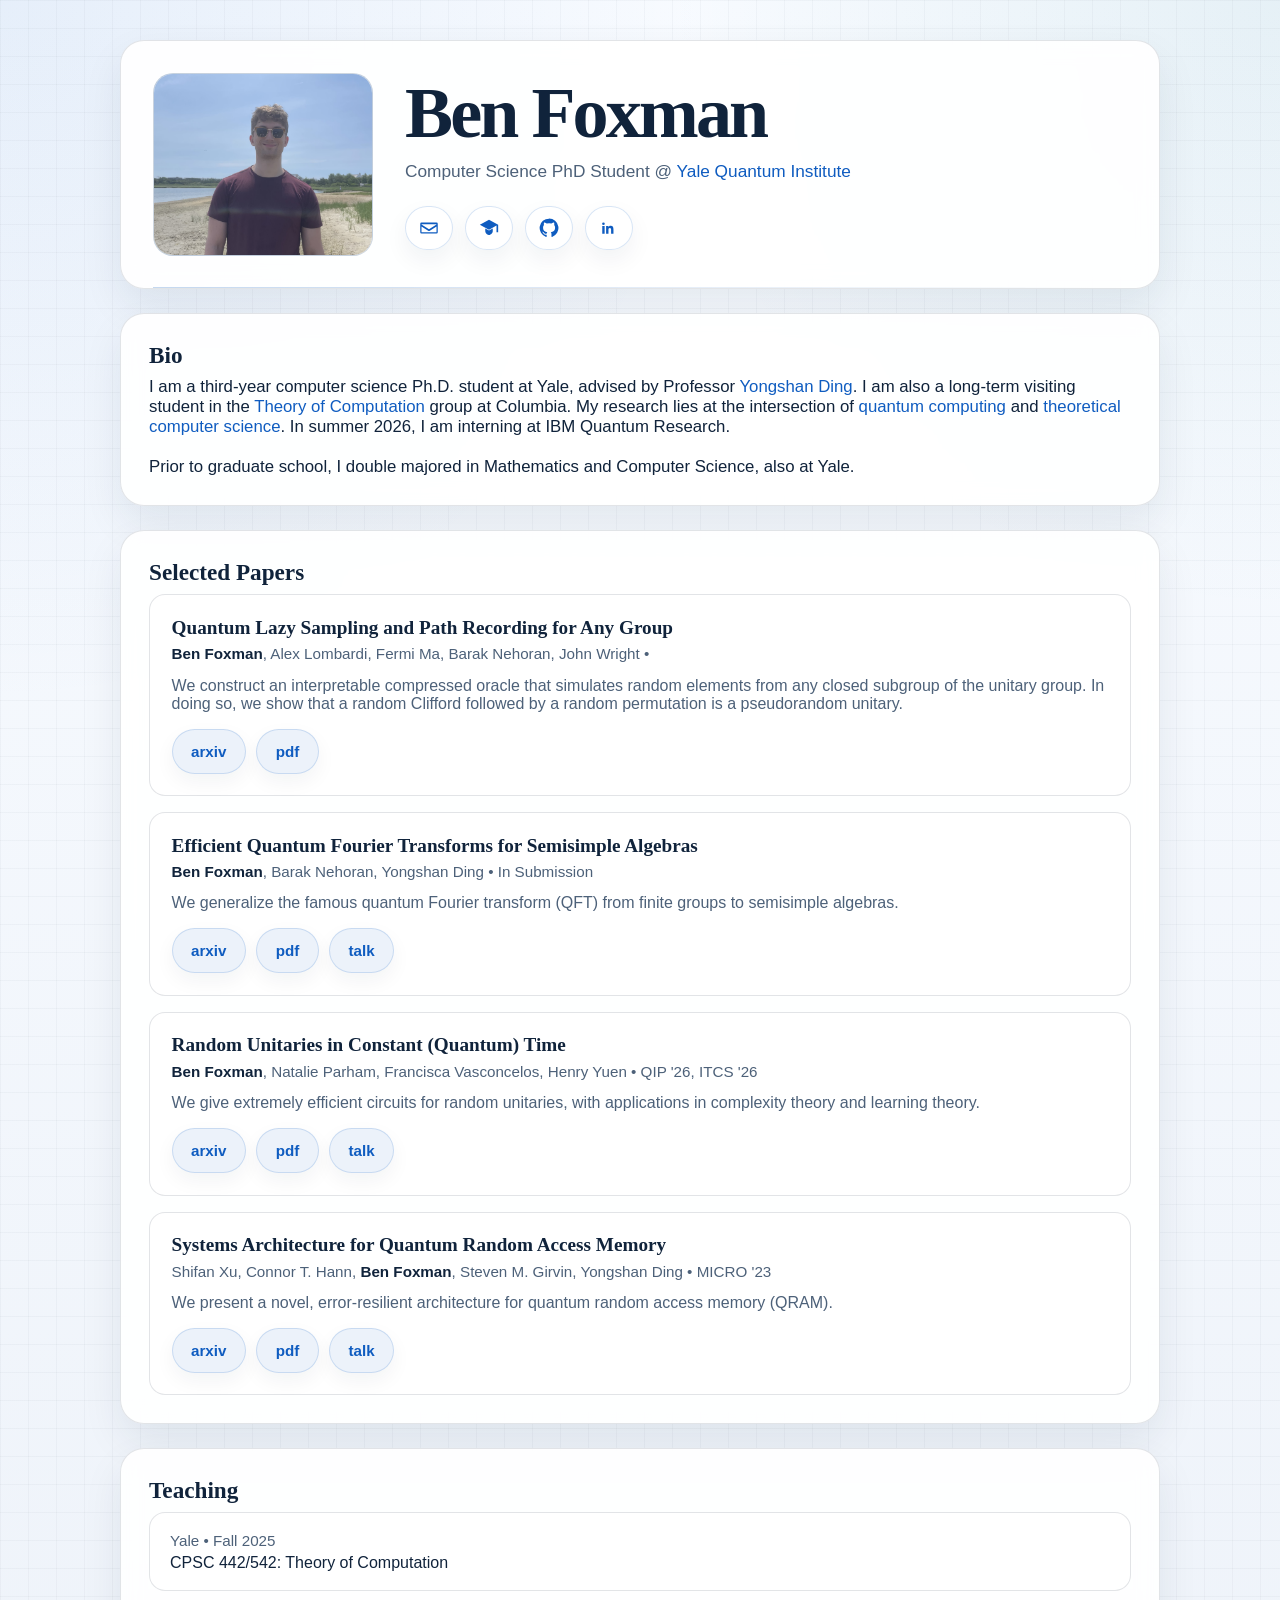
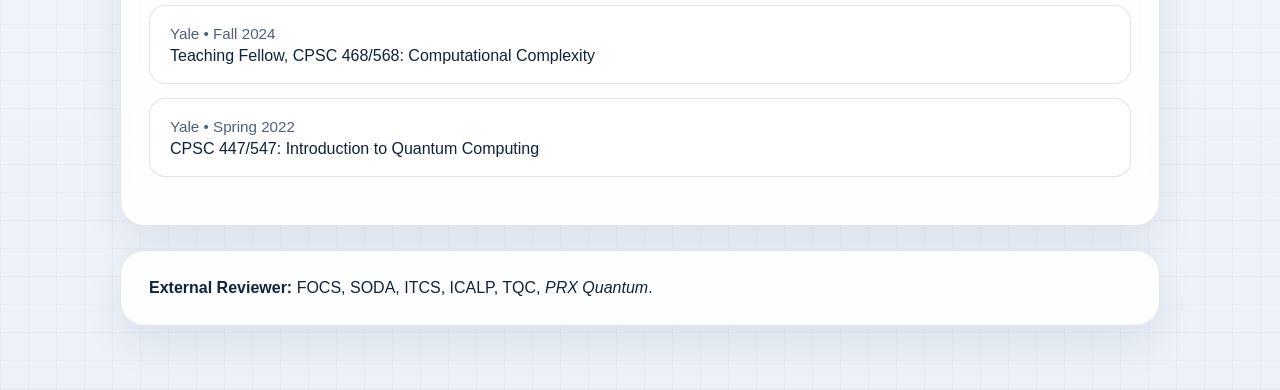
<file: index.html>
<!DOCTYPE html>
<html lang="en">
<head>
    <meta charset="UTF-8">
    <meta name="viewport" content="width=device-width, initial-scale=1.0">
    <title>Ben Foxman</title>
    <link rel="stylesheet" href="styles/site.css">
</head>
<body>
    <div class="page">
        <div data-include="components/header.html"></div>

        <main class="main">
            <div data-include="components/bio.html"></div>
            <div data-include="components/publications.html"></div>
            <div data-include="components/teaching.html"></div>
            <div data-include="components/service.html"></div>
        </main>
    </div>

    <script src="scripts/site.js" defer></script>
</body>
</html>
</file>
<file: styles/site.css>
:root {
    color-scheme: light;
    --bg: #edf2f9;
    --panel: rgba(255, 255, 255, 0.92);
    --panel-strong: #ffffff;
    --text: #10233b;
    --muted: #4d6179;
    --accent: #0f5cc0;
    --accent-dark: #0a468f;
    --accent-soft: rgba(15, 92, 192, 0.08);
    --border: rgba(16, 35, 59, 0.12);
    --shadow: 0 18px 40px rgba(18, 38, 63, 0.08);
    --shadow-pop: 0 26px 50px rgba(18, 38, 63, 0.16);
    --radius-lg: 24px;
    --radius-md: 16px;
    --radius-sm: 999px;
    --max-width: 1040px;
}

* {
    box-sizing: border-box;
}

body {
    margin: 0;
    font-family: "Avenir Next", "Segoe UI", "Helvetica Neue", Arial, sans-serif;
    color: var(--text);
    background:
        linear-gradient(rgba(17, 38, 63, 0.03) 1px, transparent 1px),
        linear-gradient(90deg, rgba(17, 38, 63, 0.03) 1px, transparent 1px),
        radial-gradient(circle at top left, rgba(15, 92, 192, 0.08), transparent 30%),
        radial-gradient(circle at top right, rgba(14, 116, 144, 0.08), transparent 26%),
        linear-gradient(180deg, #f8fbff 0%, var(--bg) 100%);
    background-size: 28px 28px, 28px 28px, auto, auto, auto;
    min-height: 100vh;
}

a {
    color: inherit;
}

.page {
    width: min(calc(100% - 2rem), var(--max-width));
    margin: 0 auto;
    padding: 2.5rem 0 4rem;
}

.main {
    margin-top: 1.5rem;
    display: grid;
    gap: 1.5rem;
}

.hero,
.section {
    background: var(--panel);
    border: 1px solid var(--border);
    border-radius: var(--radius-lg);
    box-shadow: var(--shadow);
    backdrop-filter: blur(10px);
    transition: transform 0.22s ease, box-shadow 0.22s ease, border-color 0.22s ease;
}

.hero:hover,
.hero:focus-within,
.section:hover,
.section:focus-within {
    transform: translateY(-4px);
    box-shadow: var(--shadow-pop);
    border-color: rgba(15, 92, 192, 0.18);
}

.hero {
    display: grid;
    grid-template-columns: 220px minmax(0, 1fr);
    gap: 2rem;
    padding: 2rem;
    align-items: center;
    position: relative;
}

.hero::after {
    content: "";
    position: absolute;
    inset: auto 2rem 0 2rem;
    height: 1px;
    background: linear-gradient(90deg, rgba(15, 92, 192, 0.24), rgba(15, 92, 192, 0));
}

.headshot {
    aspect-ratio: 6 / 5;
    width: 100%;
    border-radius: 20px;
    overflow: hidden;
    border: 1px solid rgba(16, 35, 59, 0.14);
    background: linear-gradient(135deg, #dbe8f8, #eef4fb);
    position: relative;
    box-shadow: inset 0 0 0 1px rgba(255, 255, 255, 0.45);
    transition: transform 0.22s ease, box-shadow 0.22s ease, border-color 0.22s ease;
}

.headshot:hover {
    transform: translateY(-4px);
    box-shadow: 0 18px 34px rgba(18, 38, 63, 0.14);
    border-color: rgba(15, 92, 192, 0.22);
}

.headshot-image {
    width: 100%;
    height: 100%;
    display: block;
    object-fit: cover;
    object-position: center center;
}

.eyebrow {
    margin: 0 0 0.75rem;
    font-family: "SFMono-Regular", Consolas, "Liberation Mono", Menlo, monospace;
    font-size: 0.8rem;
    letter-spacing: 0.18em;
    text-transform: uppercase;
    color: var(--accent);
}

h1,
h2,
h3,
p {
    margin-top: 0;
}

h1 {
    margin-bottom: 0.75rem;
    font-size: clamp(2.6rem, 7vw, 4.5rem);
    line-height: 0.97;
    letter-spacing: -0.04em;
    font-weight: 600;
    font-family: "Iowan Old Style", "Palatino Linotype", "Book Antiqua", Georgia, serif;
}

h2 {
    margin-bottom: 0.5rem;
    font-size: 1.45rem;
    font-family: "Iowan Old Style", "Palatino Linotype", "Book Antiqua", Georgia, serif;
}

.subtitle {
    max-width: 42rem;
    margin-bottom: 1.5rem;
    font-size: 1.08rem;
    color: var(--muted);
}

.subtitle a {
    color: var(--accent);
    text-decoration: none;
}

.subtitle a:hover,
.subtitle a:focus-visible {
    color: var(--accent-dark);
}

.link-row {
    display: flex;
    flex-wrap: wrap;
    gap: 0.75rem;
}

.section {
    padding: 1.75rem;
}

.section-intro {
    margin-bottom: 1.5rem;
    color: var(--muted);
}

.bio {
    margin: 0;
    font-size: 1.05rem;
}

.service-list {
    margin-bottom: 0;
}

.bio a {
    color: var(--accent);
    text-decoration: none;
}

.bio a:hover,
.bio a:focus-visible {
    color: var(--accent-dark);
}

.chip,
.action {
    display: inline-flex;
    align-items: center;
    justify-content: center;
    min-height: 2.8rem;
    padding: 0.72rem 1.15rem;
    border-radius: var(--radius-sm);
    border: 1px solid transparent;
    text-decoration: none;
    transition: transform 0.18s ease, background-color 0.18s ease, color 0.18s ease, border-color 0.18s ease, box-shadow 0.18s ease;
}

.chip {
    width: 3rem;
    padding: 0;
    color: var(--accent);
    background: rgba(255, 255, 255, 0.84);
    border-color: rgba(15, 92, 192, 0.16);
    box-shadow: 0 10px 24px rgba(18, 38, 63, 0.06);
}

.chip svg {
    width: 1.25rem;
    height: 1.25rem;
    fill: currentColor;
}

.chip:hover,
.chip:focus-visible {
    background: var(--accent);
    color: var(--panel-strong);
    transform: translateY(-3px);
    box-shadow: 0 18px 30px rgba(18, 38, 63, 0.14);
}

.publication-list {
    display: grid;
    gap: 1rem;
}

.teaching-list {
    display: grid;
    gap: 0.9rem;
    margin-bottom: 1.25rem;
}

.teaching-item {
    padding: 1.15rem 1.25rem;
    background: var(--panel-strong);
    border: 1px solid var(--border);
    border-radius: var(--radius-md);
    transition: transform 0.22s ease, box-shadow 0.22s ease, border-color 0.22s ease;
}

.teaching-item:hover,
.teaching-item:focus-within {
    transform: translateY(-4px);
    box-shadow: 0 22px 40px rgba(18, 38, 63, 0.12);
    border-color: rgba(15, 92, 192, 0.18);
}

.teaching-meta,
.teaching-title {
    margin-bottom: 0;
}

.teaching-meta {
    margin-bottom: 0.3rem;
    color: var(--muted);
    font-size: 0.95rem;
}

.teaching-title {
    font-size: 1rem;
}

.teaching-note {
    margin-bottom: 0;
}

.teaching-link {
    color: var(--accent);
    text-decoration: none;
}

.teaching-link:hover,
.teaching-link:focus-visible {
    color: var(--accent-dark);
}

.publication {
    padding: 1.35rem;
    background: var(--panel-strong);
    border: 1px solid var(--border);
    border-radius: var(--radius-md);
    transition: transform 0.22s ease, box-shadow 0.22s ease, border-color 0.22s ease;
}

.publication:hover,
.publication:focus-within {
    transform: translateY(-4px);
    box-shadow: 0 22px 40px rgba(18, 38, 63, 0.12);
    border-color: rgba(15, 92, 192, 0.18);
}

.publication h3 {
    margin-bottom: 0.4rem;
    font-size: 1.2rem;
    font-family: "Iowan Old Style", "Palatino Linotype", "Book Antiqua", Georgia, serif;
}

.publication-meta,
.publication-summary {
    color: var(--muted);
}

.publication-meta {
    margin-bottom: 0.9rem;
    font-size: 0.95rem;
}

.publication-meta strong {
    color: var(--text);
    font-weight: 700;
}

.publication-summary {
    margin-bottom: 1rem;
}

.publication-actions {
    display: flex;
    flex-wrap: wrap;
    gap: 0.65rem;
}

.action {
    color: var(--accent);
    background: var(--accent-soft);
    border-color: rgba(15, 92, 192, 0.16);
    font-size: 0.95rem;
    font-weight: 600;
    box-shadow: 0 8px 20px rgba(18, 38, 63, 0.05);
}

.action:hover,
.action:focus-visible {
    color: var(--panel-strong);
    background: var(--accent);
    border-color: var(--accent);
    transform: translateY(-3px);
    box-shadow: 0 16px 28px rgba(18, 38, 63, 0.14);
}

.sr-only {
    position: absolute;
    width: 1px;
    height: 1px;
    padding: 0;
    margin: -1px;
    overflow: hidden;
    clip: rect(0, 0, 0, 0);
    white-space: nowrap;
    border: 0;
}

@media (max-width: 760px) {
    .page {
        width: min(calc(100% - 1.25rem), var(--max-width));
        padding-top: 1.25rem;
    }

    .hero {
        grid-template-columns: 1fr;
        text-align: center;
    }

    .headshot {
        width: min(240px, 100%);
        margin: 0 auto;
    }

    .link-row,
    .publication-actions {
        justify-content: center;
    }

    .section {
        padding: 1.35rem;
    }
}
</file>
